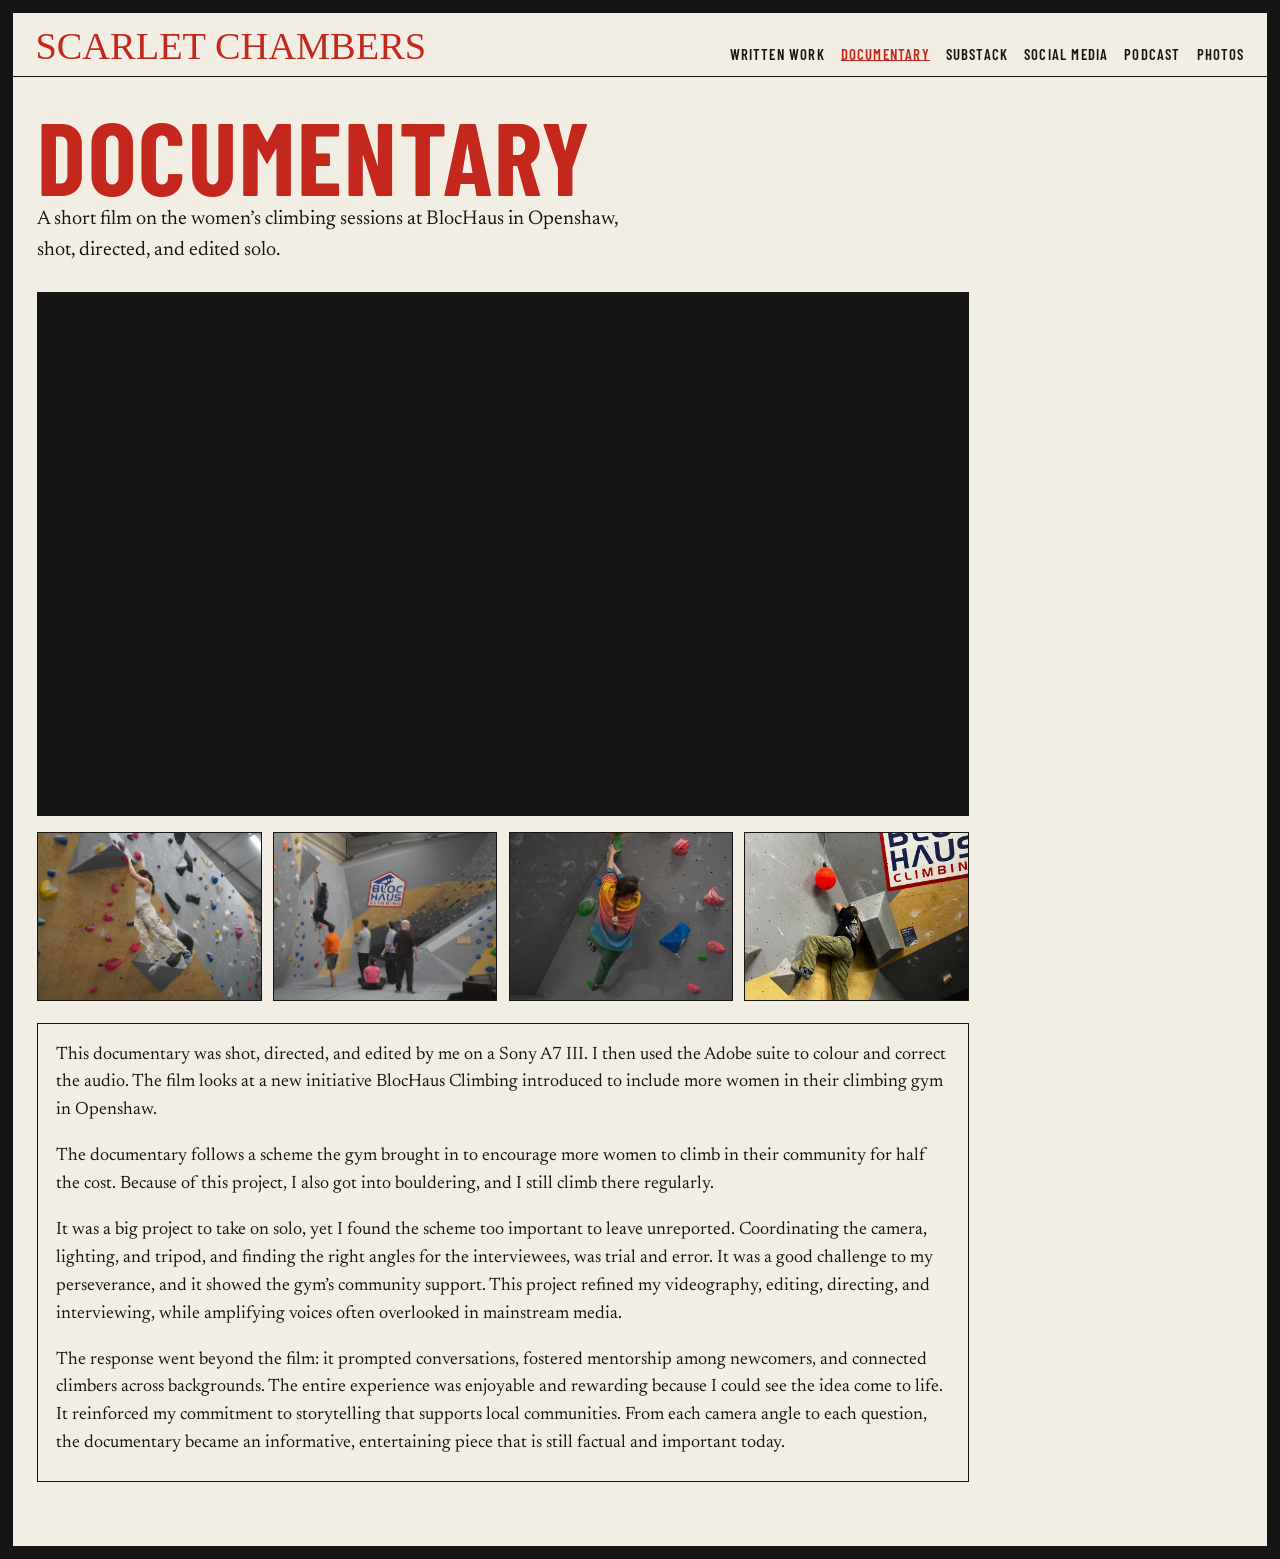
<file: documentary.html>
<!DOCTYPE html>
<html lang="en">
<head>
  <meta charset="utf-8">
  <meta name="viewport" content="width=device-width, initial-scale=1">
  <title>Documentary — Scarlet Chambers</title>
  <link rel="preconnect" href="https://fonts.googleapis.com">
  <link rel="preconnect" href="https://fonts.gstatic.com" crossorigin>
  <link href="https://fonts.googleapis.com/css2?family=Barlow+Condensed:wght@600;700&family=Newsreader:opsz,wght@6..72,400;6..72,560&display=swap" rel="stylesheet">
  <link rel="stylesheet" href="css/styles.css">
</head>
<body>
  <div class="frame">
    <header class="site-header">
      <a class="brand" href="index.html">Scarlet Chambers</a>
      <nav class="nav" aria-label="Work">
        <a href="written-work.html">Written Work</a>
        <a href="documentary.html" aria-current="page">Documentary</a>
        <a href="substack.html">Substack</a>
        <a href="social-media.html">Social Media</a>
        <a href="podcast.html">Podcast</a>
        <a href="photos.html">Photos</a>
      </nav>
    </header>

    <main class="page">
      <h1>Documentary</h1>
      <p class="standfirst">A short film on the women’s climbing sessions at BlocHaus in Openshaw, shot, directed, and edited solo.</p>

      <div class="film-slot" id="film" data-title="BlocHaus documentary">
        <p class="slot-label">Film</p>
      </div>

      <ul class="stills">
        <li class="still" data-image="assets/still-1.jpg"><span class="slot-label">Still 01</span></li>
        <li class="still" data-image="assets/still-2.jpg"><span class="slot-label">Still 02</span></li>
        <li class="still" data-image="assets/still-3.jpg"><span class="slot-label">Still 03</span></li>
        <li class="still" data-image="assets/still-4.jpg"><span class="slot-label">Still 04</span></li>
      </ul>

      <div class="note">
        <p>This documentary was shot, directed, and edited by me on a Sony A7 III. I then used the Adobe suite to colour and correct the audio. The film looks at a new initiative BlocHaus Climbing introduced to include more women in their climbing gym in Openshaw.</p>
        <p>The documentary follows a scheme the gym brought in to encourage more women to climb in their community for half the cost. Because of this project, I also got into bouldering, and I still climb there regularly.</p>
        <p>It was a big project to take on solo, yet I found the scheme too important to leave unreported. Coordinating the camera, lighting, and tripod, and finding the right angles for the interviewees, was trial and error. It was a good challenge to my perseverance, and it showed the gym’s community support. This project refined my videography, editing, directing, and interviewing, while amplifying voices often overlooked in mainstream media.</p>
        <p>The response went beyond the film: it prompted conversations, fostered mentorship among newcomers, and connected climbers across backgrounds. The entire experience was enjoyable and rewarding because I could see the idea come to life. It reinforced my commitment to storytelling that supports local communities. From each camera angle to each question, the documentary became an informative, entertaining piece that is still factual and important today.</p>
      </div>
    </main>
  </div>
  <script src="js/content.js"></script>
  <script src="js/main.js"></script>
</body>
</html>
</file>
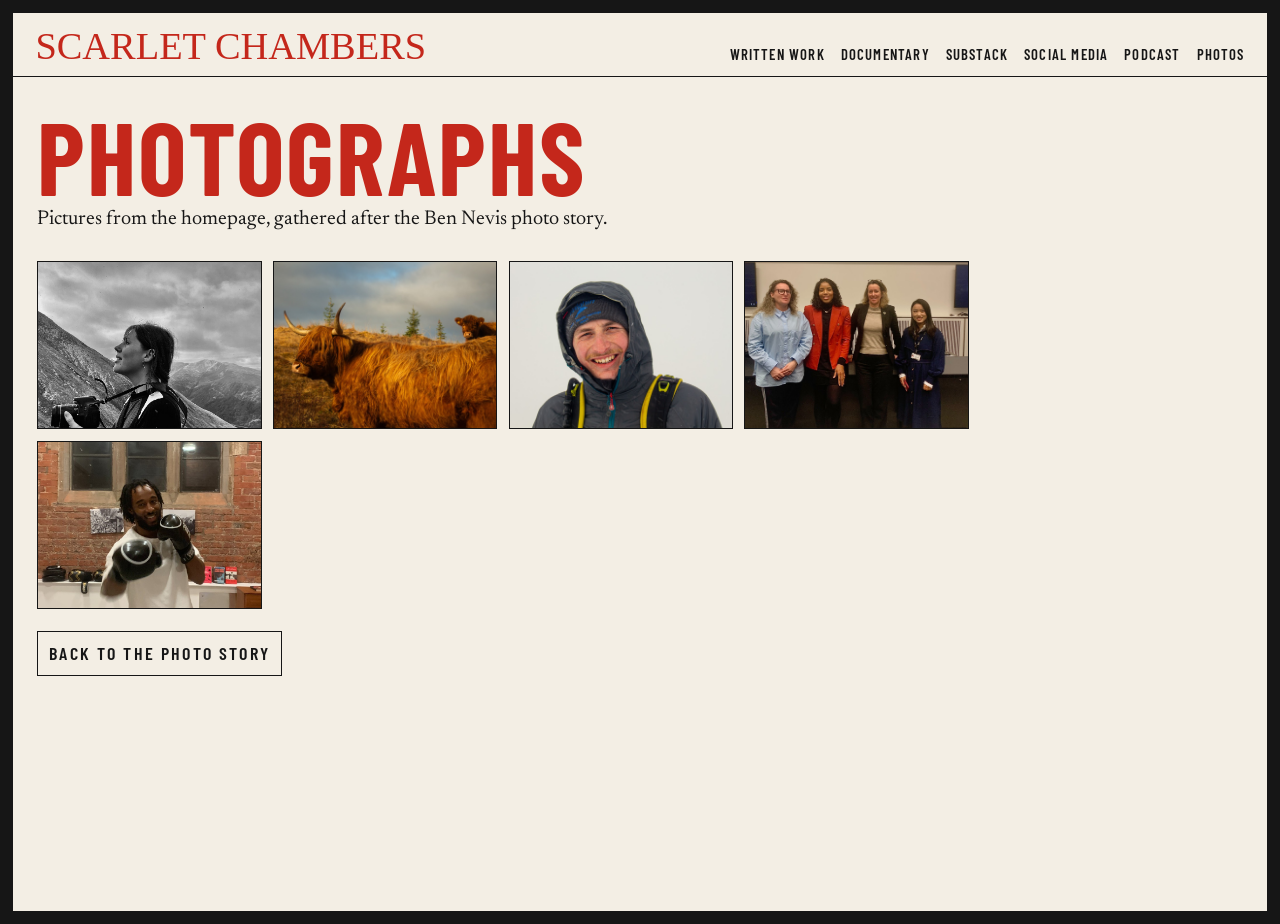
<file: photos-stills.html>
<!DOCTYPE html>
<html lang="en">
<head>
  <meta charset="utf-8">
  <meta name="viewport" content="width=device-width, initial-scale=1">
  <title>More photographs — Scarlet Chambers</title>
  <link rel="preconnect" href="https://fonts.googleapis.com">
  <link rel="preconnect" href="https://fonts.gstatic.com" crossorigin>
  <link href="https://fonts.googleapis.com/css2?family=Barlow+Condensed:wght@600;700&family=Newsreader:opsz,wght@6..72,400;6..72,560&display=swap" rel="stylesheet">
  <link rel="stylesheet" href="css/styles.css">
</head>
<body>
  <div class="frame">
    <header class="site-header">
      <a class="brand" href="index.html">Scarlet Chambers</a>
      <nav class="nav" aria-label="Work">
        <a href="written-work.html">Written Work</a>
        <a href="documentary.html">Documentary</a>
        <a href="substack.html">Substack</a>
        <a href="social-media.html">Social Media</a>
        <a href="podcast.html">Podcast</a>
        <a href="photos.html">Photos</a>
      </nav>
    </header>

    <main class="page">
      <h1>Photographs</h1>
      <p class="standfirst">Pictures from the homepage, gathered after the Ben Nevis photo story.</p>
      <ul class="stills gallery">
        <li class="still" data-image="assets/photos.jpg"><span class="slot-label">Summit</span></li>
        <li class="still" data-image="assets/photo-2.jpg"><span class="slot-label">Highland cattle</span></li>
        <li class="still" data-image="assets/photo-3.jpg"><span class="slot-label">Portrait</span></li>
        <li class="still" data-image="assets/photo-4.jpg"><span class="slot-label">Panel</span></li>
        <li class="still" data-image="assets/photo-5.jpg"><span class="slot-label">Training</span></li>
      </ul>
      <p><a class="more-link" href="photos.html">Back to the photo story</a></p>
    </main>
  </div>
  <script src="js/main.js"></script>
</body>
</html>
</file>
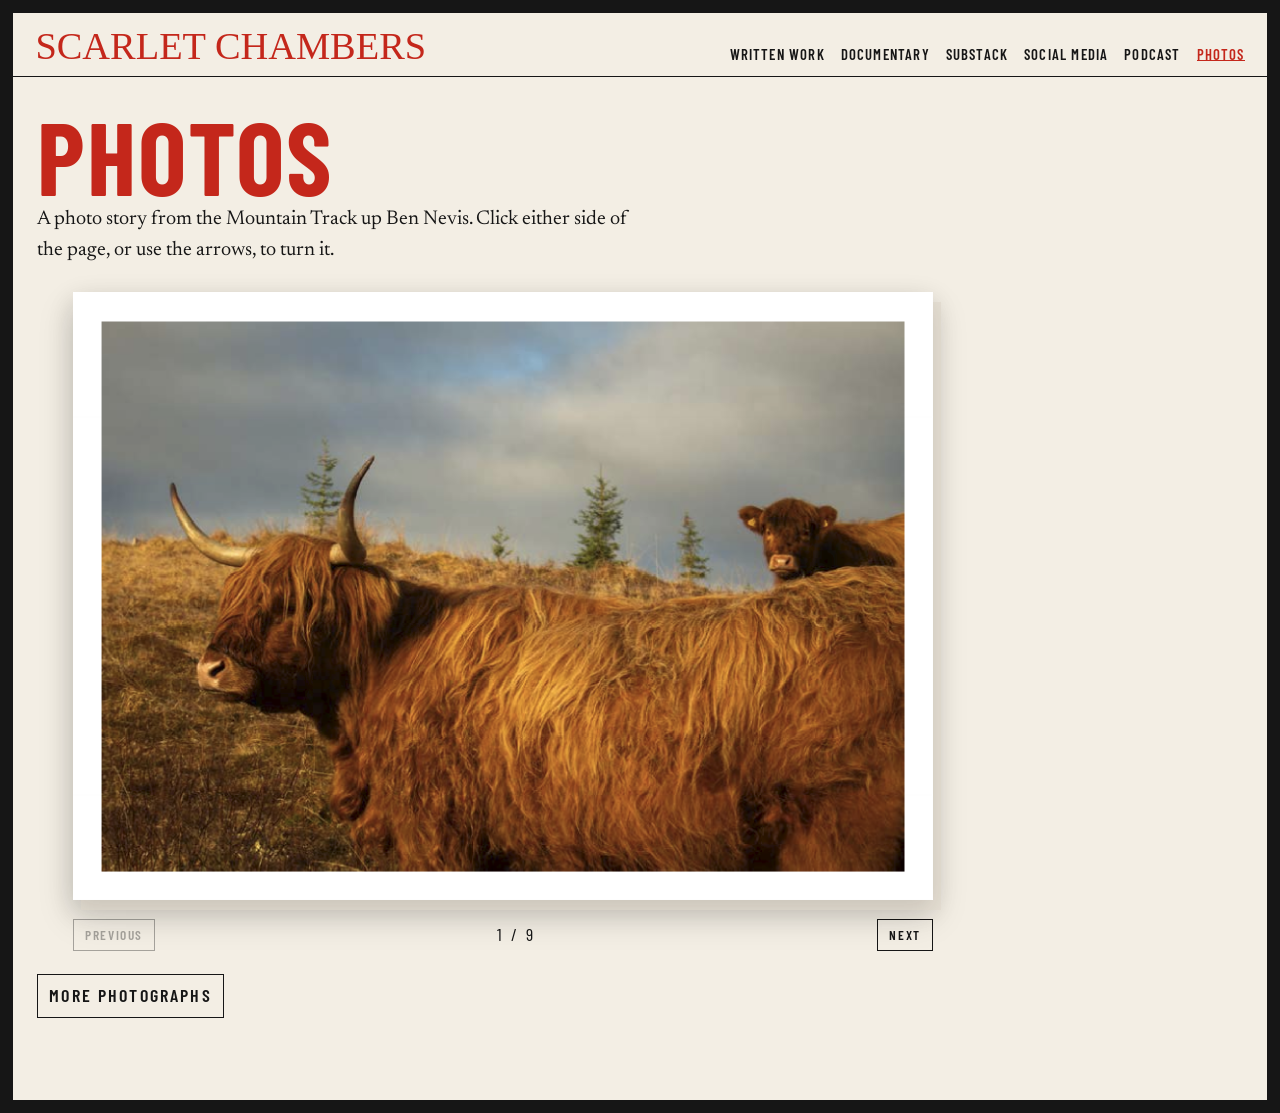
<file: photos.html>
<!DOCTYPE html>
<html lang="en">
<head>
  <meta charset="utf-8">
  <meta name="viewport" content="width=device-width, initial-scale=1">
  <title>Photos — Scarlet Chambers</title>
  <link rel="preconnect" href="https://fonts.googleapis.com">
  <link rel="preconnect" href="https://fonts.gstatic.com" crossorigin>
  <link href="https://fonts.googleapis.com/css2?family=Barlow+Condensed:wght@600;700&family=Newsreader:opsz,wght@6..72,400;6..72,560&display=swap" rel="stylesheet">
  <link rel="stylesheet" href="css/styles.css">
</head>
<body>
  <div class="frame">
    <header class="site-header">
      <a class="brand" href="index.html">Scarlet Chambers</a>
      <nav class="nav" aria-label="Work">
        <a href="written-work.html">Written Work</a>
        <a href="documentary.html">Documentary</a>
        <a href="substack.html">Substack</a>
        <a href="social-media.html">Social Media</a>
        <a href="podcast.html">Podcast</a>
        <a href="photos.html" aria-current="page">Photos</a>
      </nav>
    </header>

    <main class="page">
      <h1>Photos</h1>
      <p class="standfirst">A photo story from the Mountain Track up Ben Nevis. Click either side of the page, or use the arrows, to turn it.</p>

      <div class="book" data-magazine="9" data-base="assets/story/page-">
        <img class="leaf-under" alt="">
        <div class="leaf">
          <img class="leaf-front" alt="">
          <img class="leaf-back" alt="">
        </div>
      </div>

      <div class="page-controls">
        <button type="button" data-page="prev">Previous</button>
        <p class="folio" data-folio>1 / 9</p>
        <button type="button" data-page="next">Next</button>
      </div>

      <p><a class="more-link" href="photos-stills.html">More photographs</a></p>
    </main>
  </div>
  <script src="js/main.js"></script>
</body>
</html>
</file>
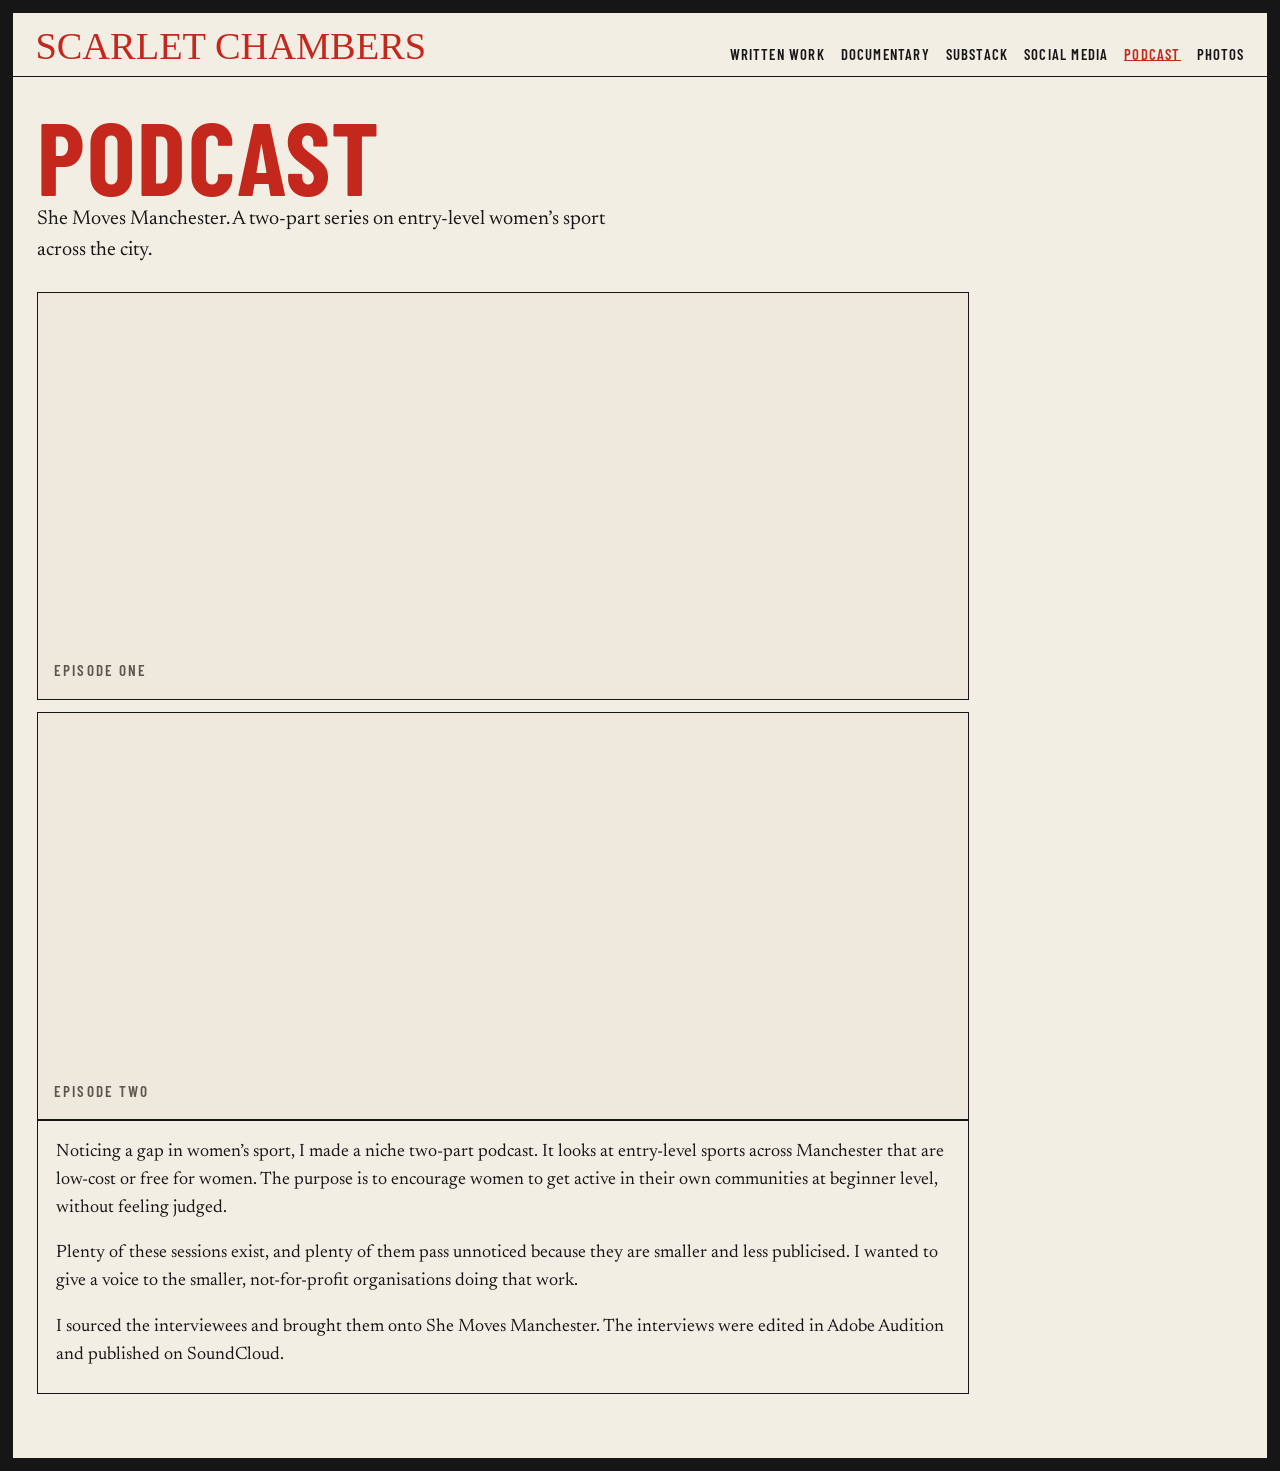
<file: podcast.html>
<!DOCTYPE html>
<html lang="en">
<head>
  <meta charset="utf-8">
  <meta name="viewport" content="width=device-width, initial-scale=1">
  <title>Podcast — Scarlet Chambers</title>
  <link rel="preconnect" href="https://fonts.googleapis.com">
  <link rel="preconnect" href="https://fonts.gstatic.com" crossorigin>
  <link href="https://fonts.googleapis.com/css2?family=Barlow+Condensed:wght@600;700&family=Newsreader:opsz,wght@6..72,400;6..72,560&display=swap" rel="stylesheet">
  <link rel="stylesheet" href="css/styles.css">
</head>
<body>
  <div class="frame">
    <header class="site-header">
      <a class="brand" href="index.html">Scarlet Chambers</a>
      <nav class="nav" aria-label="Work">
        <a href="written-work.html">Written Work</a>
        <a href="documentary.html">Documentary</a>
        <a href="substack.html">Substack</a>
        <a href="social-media.html">Social Media</a>
        <a href="podcast.html" aria-current="page">Podcast</a>
        <a href="photos.html">Photos</a>
      </nav>
    </header>

    <main class="page">
      <h1>Podcast</h1>
      <p class="standfirst">She Moves Manchester. A two-part series on entry-level women’s sport across the city.</p>
      <div class="episodes">
        <div class="episode" data-episode="0" data-title="She Moves Manchester, episode one">
          <p class="slot-label">Episode one</p>
        </div>
        <div class="episode" data-episode="1" data-title="She Moves Manchester, episode two">
          <p class="slot-label">Episode two</p>
        </div>
      </div>
      <div class="note">
        <p>Noticing a gap in women’s sport, I made a niche two-part podcast. It looks at entry-level sports across Manchester that are low-cost or free for women. The purpose is to encourage women to get active in their own communities at beginner level, without feeling judged.</p>
        <p>Plenty of these sessions exist, and plenty of them pass unnoticed because they are smaller and less publicised. I wanted to give a voice to the smaller, not-for-profit organisations doing that work.</p>
        <p>I sourced the interviewees and brought them onto She Moves Manchester. The interviews were edited in Adobe Audition and published on SoundCloud.</p>
      </div>
    </main>
  </div>
  <script src="js/content.js"></script>
  <script src="js/main.js"></script>
</body>
</html>
</file>
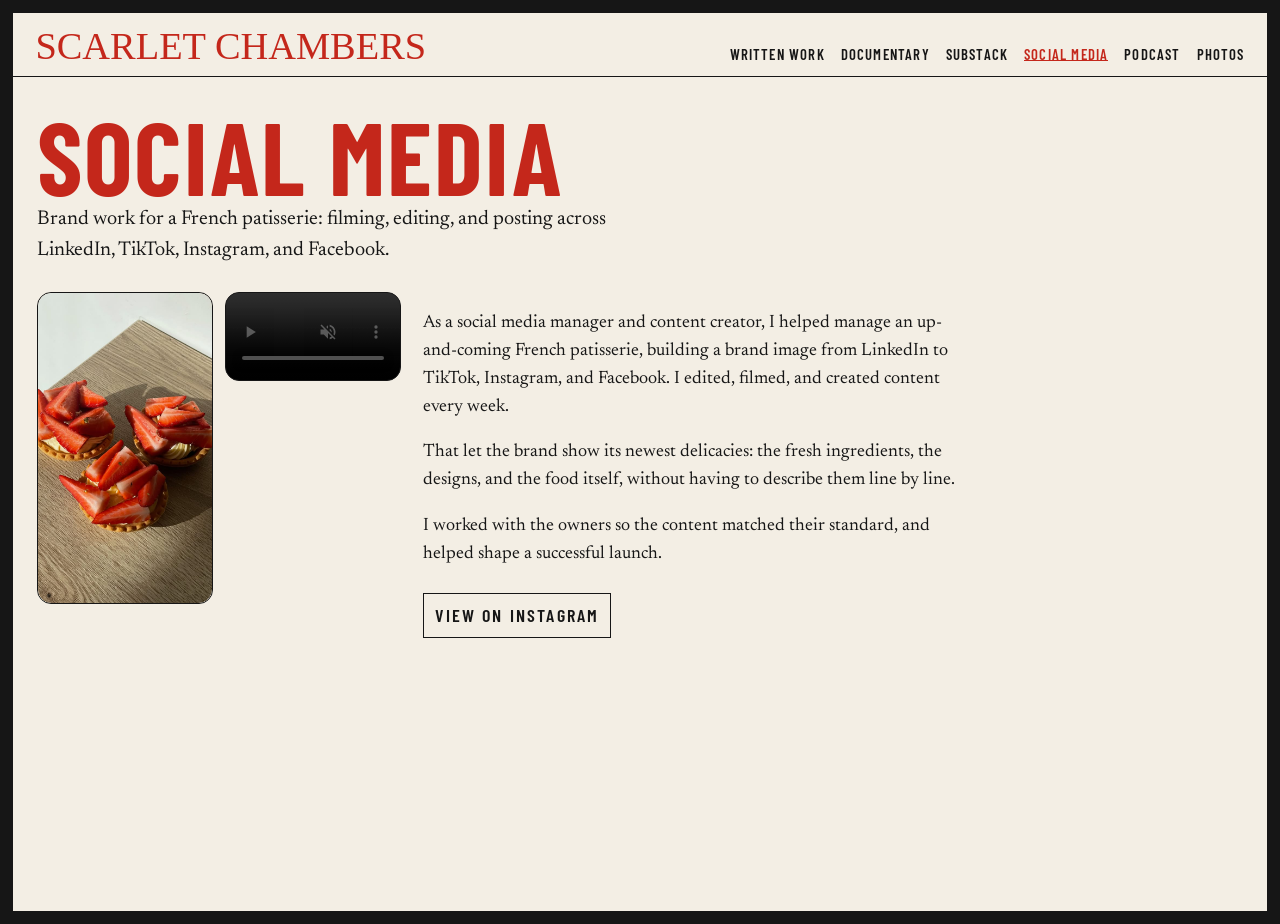
<file: social-media.html>
<!DOCTYPE html>
<html lang="en">
<head>
  <meta charset="utf-8">
  <meta name="viewport" content="width=device-width, initial-scale=1">
  <title>Social Media — Scarlet Chambers</title>
  <link rel="preconnect" href="https://fonts.googleapis.com">
  <link rel="preconnect" href="https://fonts.gstatic.com" crossorigin>
  <link href="https://fonts.googleapis.com/css2?family=Barlow+Condensed:wght@600;700&family=Newsreader:opsz,wght@6..72,400;6..72,560&display=swap" rel="stylesheet">
  <link rel="stylesheet" href="css/styles.css">
</head>
<body>
  <div class="frame">
    <header class="site-header">
      <a class="brand" href="index.html">Scarlet Chambers</a>
      <nav class="nav" aria-label="Work">
        <a href="written-work.html">Written Work</a>
        <a href="documentary.html">Documentary</a>
        <a href="substack.html">Substack</a>
        <a href="social-media.html" aria-current="page">Social Media</a>
        <a href="podcast.html">Podcast</a>
        <a href="photos.html">Photos</a>
      </nav>
    </header>

    <main class="page">
      <h1>Social Media</h1>
      <p class="standfirst">Brand work for a French patisserie: filming, editing, and posting across LinkedIn, TikTok, Instagram, and Facebook.</p>
      <div class="split">
        <div class="social-pair">
          <a class="social-visual" href="https://www.instagram.com/p/DWJH5BwDBHG/?hl=en" target="_blank" rel="noopener noreferrer">
            <img src="assets/instagram.jpg" alt="Strawberry tarts from Grué Pâtisserie. Opens the Instagram post.">
          </a>
          <video class="social-clip" src="assets/social.mov" muted loop playsinline autoplay controls></video>
        </div>
        <div>
          <p>As a social media manager and content creator, I helped manage an up-and-coming French patisserie, building a brand image from LinkedIn to TikTok, Instagram, and Facebook. I edited, filmed, and created content every week.</p>
          <p>That let the brand show its newest delicacies: the fresh ingredients, the designs, and the food itself, without having to describe them line by line.</p>
          <p>I worked with the owners so the content matched their standard, and helped shape a successful launch.</p>
          <p><a class="action" href="https://www.instagram.com/p/DWJH5BwDBHG/?hl=en" target="_blank" rel="noopener noreferrer">View on Instagram</a></p>
        </div>
      </div>
    </main>
  </div>
  <script src="js/main.js"></script>
</body>
</html>
</file>
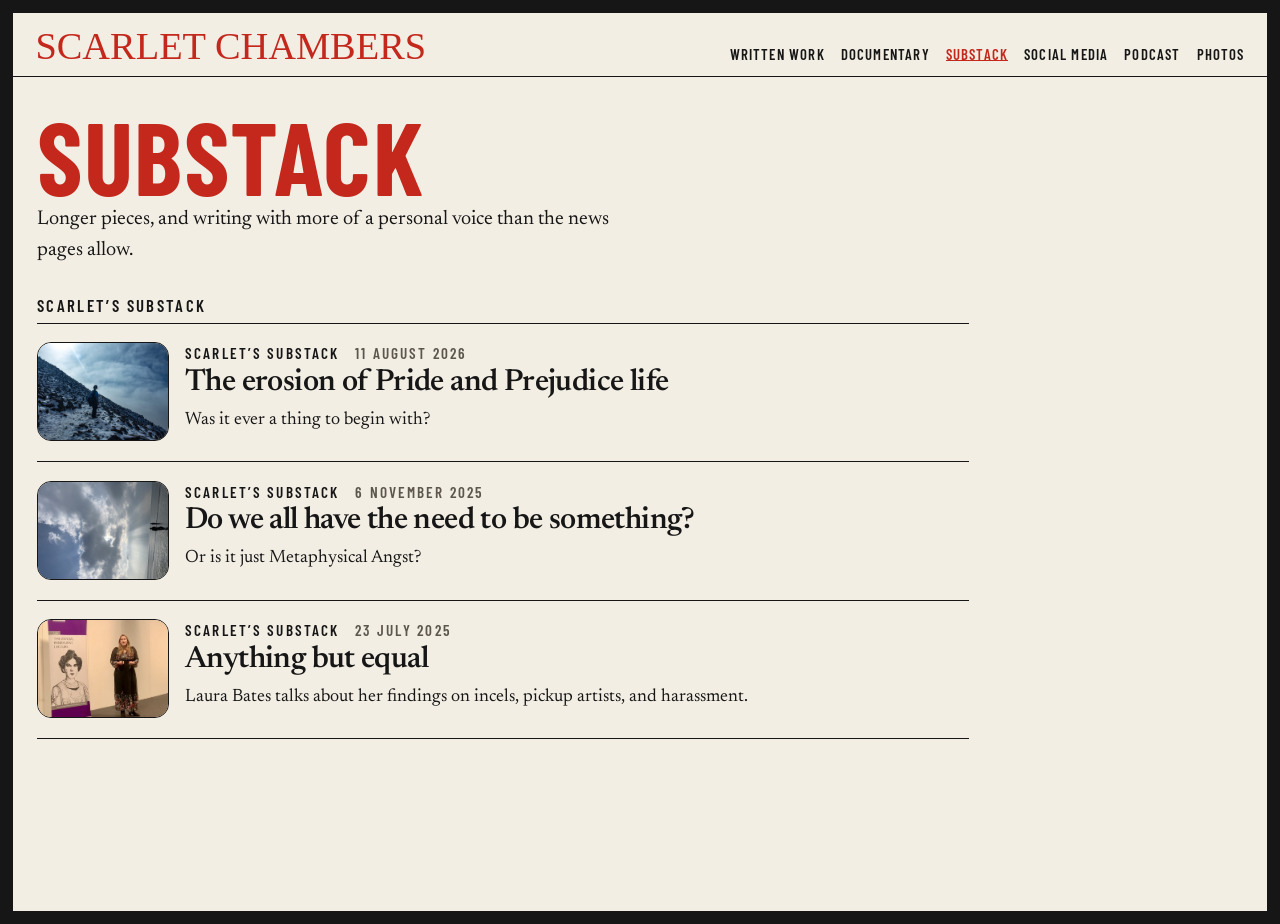
<file: substack.html>
<!DOCTYPE html>
<html lang="en">
<head>
  <meta charset="utf-8">
  <meta name="viewport" content="width=device-width, initial-scale=1">
  <title>Substack — Scarlet Chambers</title>
  <link rel="preconnect" href="https://fonts.googleapis.com">
  <link rel="preconnect" href="https://fonts.gstatic.com" crossorigin>
  <link href="https://fonts.googleapis.com/css2?family=Barlow+Condensed:wght@600;700&family=Newsreader:opsz,wght@6..72,400;6..72,560&display=swap" rel="stylesheet">
  <link rel="stylesheet" href="css/styles.css">
</head>
<body>
  <div class="frame">
    <header class="site-header">
      <a class="brand" href="index.html">Scarlet Chambers</a>
      <nav class="nav" aria-label="Work">
        <a href="written-work.html">Written Work</a>
        <a href="documentary.html">Documentary</a>
        <a href="substack.html" aria-current="page">Substack</a>
        <a href="social-media.html">Social Media</a>
        <a href="podcast.html">Podcast</a>
        <a href="photos.html">Photos</a>
      </nav>
    </header>

    <main class="page">
      <h1>Substack</h1>
      <p class="standfirst">Longer pieces, and writing with more of a personal voice than the news pages allow.</p>
      <ul class="platforms">
        <li><a href="https://substack.com/@rainydaysahead">Scarlet’s Substack</a></li>
      </ul>

      <article class="piece piece--photo">
        <a href="https://secretchambers.substack.com/p/the-erosion-of-pride-and-prejudice"><img class="piece-photo" src="assets/substack/pride.jpg" alt="A person with a backpack standing on a snowy mountain path"></a>
        <div>
          <p class="meta"><a href="https://substack.com/@rainydaysahead">Scarlet’s Substack</a><time datetime="2026-08-11">11 August 2026</time></p>
          <h2><a href="https://secretchambers.substack.com/p/the-erosion-of-pride-and-prejudice">The erosion of Pride and Prejudice life</a></h2>
          <p>Was it ever a thing to begin with?</p>
        </div>
      </article>

      <article class="piece piece--photo">
        <a href="https://secretchambers.substack.com/p/do-we-all-have-the-need-to-be-something"><img class="piece-photo" src="assets/substack/need.jpg" alt="Two figures on a wet beach under a bright, cloudy sky"></a>
        <div>
          <p class="meta"><a href="https://substack.com/@rainydaysahead">Scarlet’s Substack</a><time datetime="2025-11-06">6 November 2025</time></p>
          <h2><a href="https://secretchambers.substack.com/p/do-we-all-have-the-need-to-be-something">Do we all have the need to be something?</a></h2>
          <p>Or is it just Metaphysical Angst?</p>
        </div>
      </article>

      <article class="piece piece--photo">
        <a href="https://secretchambers.substack.com/p/anything-but-equal"><img class="piece-photo" src="assets/substack/equal.jpg" alt="Laura Bates speaking beside a banner for the Annual Pankhurst Lecture"></a>
        <div>
          <p class="meta"><a href="https://substack.com/@rainydaysahead">Scarlet’s Substack</a><time datetime="2025-07-23">23 July 2025</time></p>
          <h2><a href="https://secretchambers.substack.com/p/anything-but-equal">Anything but equal</a></h2>
          <p>Laura Bates talks about her findings on incels, pickup artists, and harassment.</p>
        </div>
      </article>
    </main>
  </div>
  <script src="js/main.js"></script>
</body>
</html>
</file>
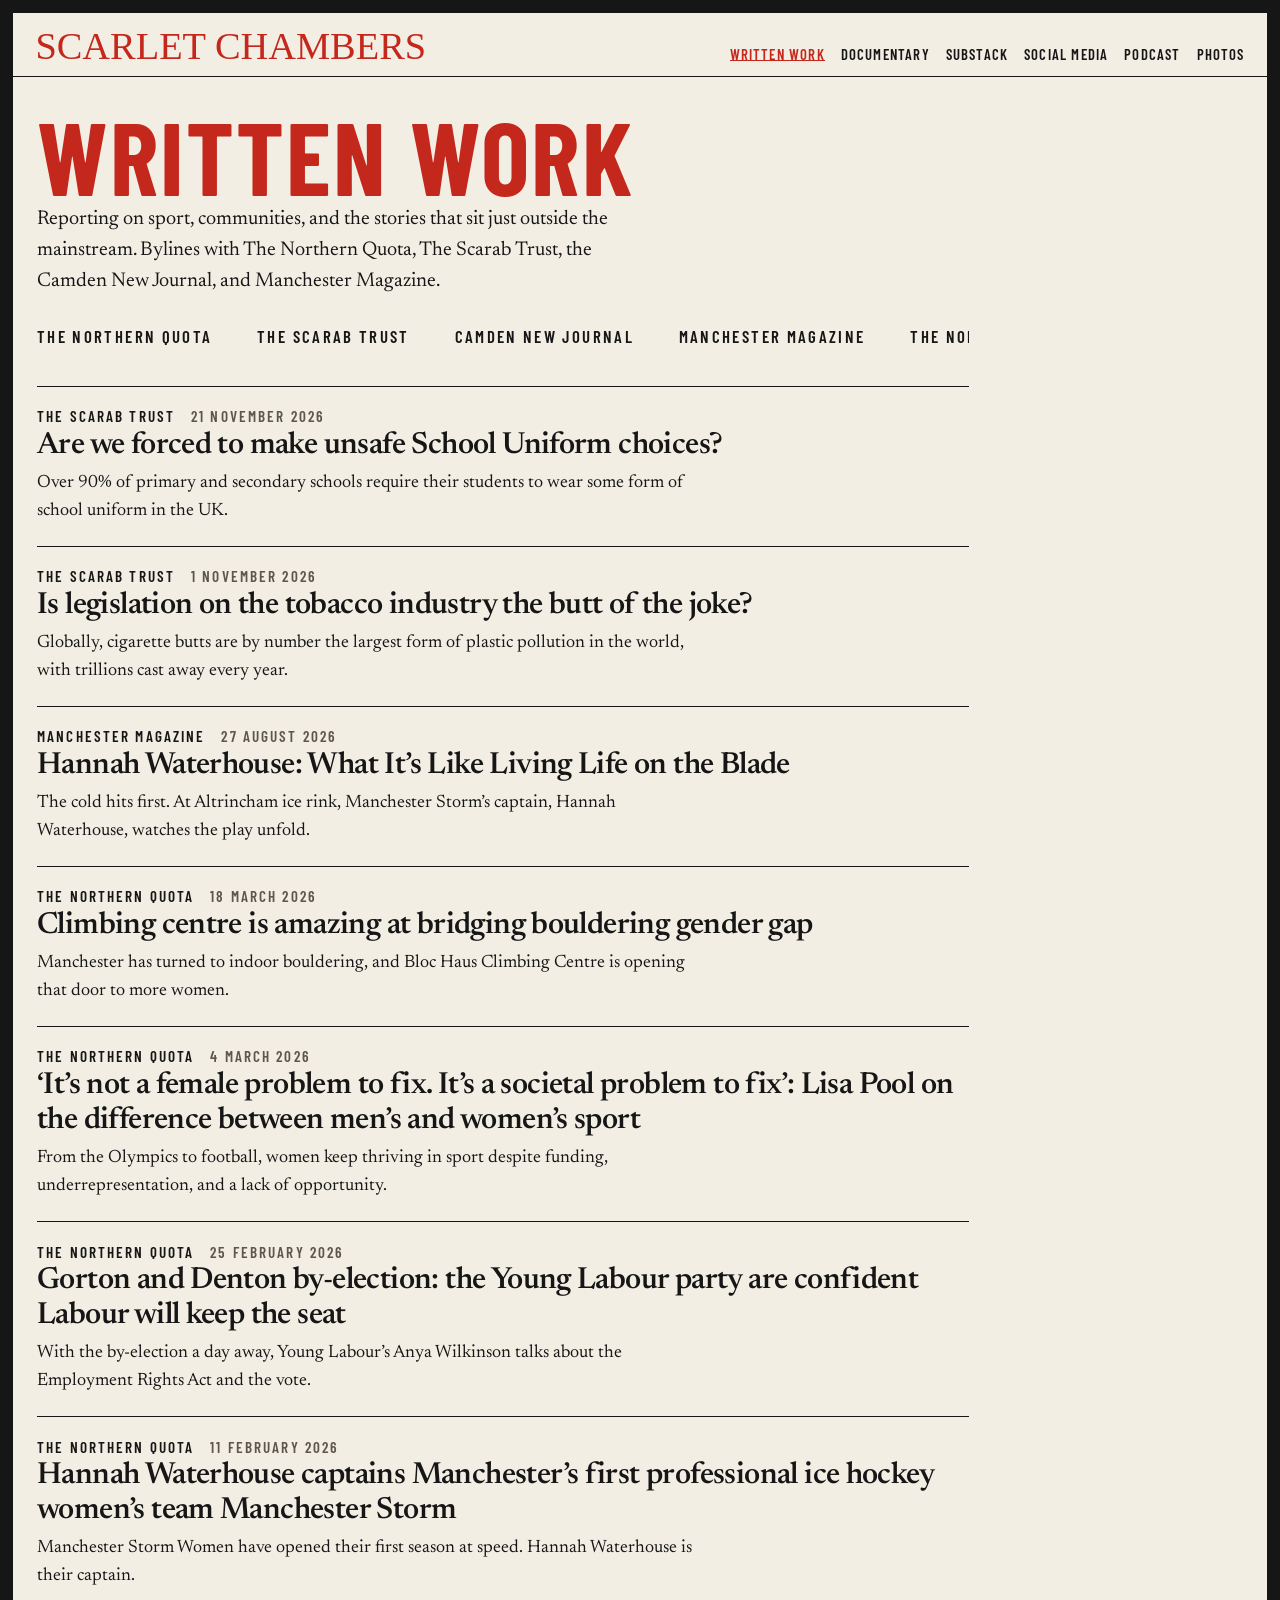
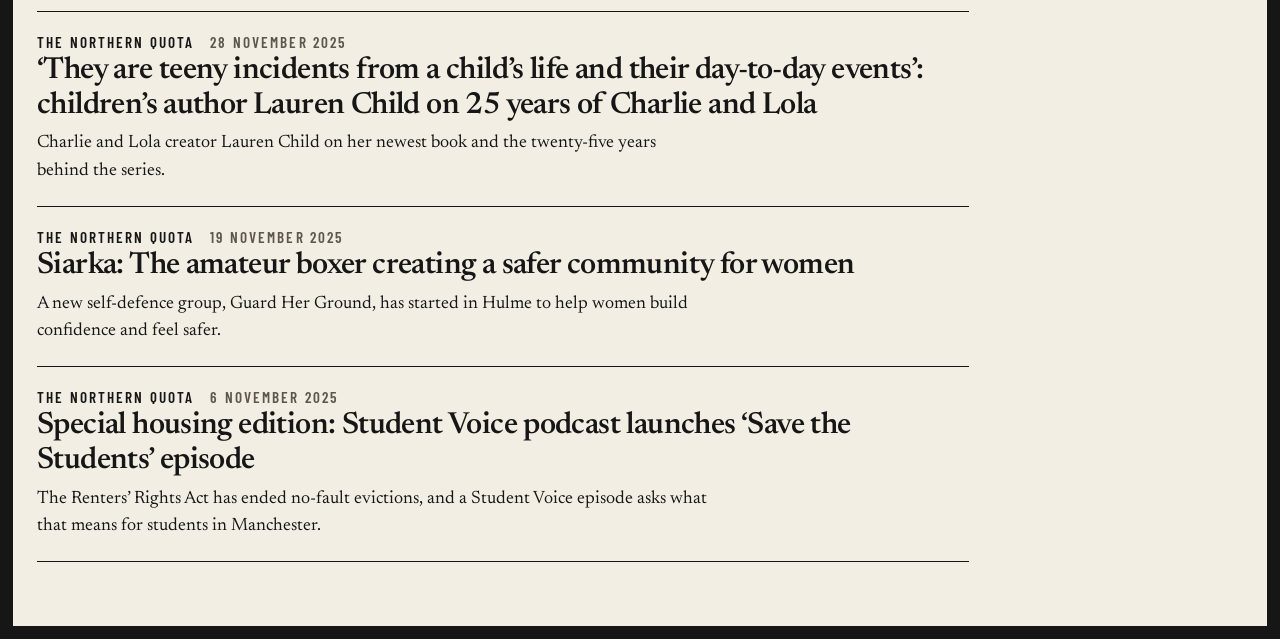
<file: written-work.html>
<!DOCTYPE html>
<html lang="en">
<head>
  <meta charset="utf-8">
  <meta name="viewport" content="width=device-width, initial-scale=1">
  <title>Written Work — Scarlet Chambers</title>
  <link rel="preconnect" href="https://fonts.googleapis.com">
  <link rel="preconnect" href="https://fonts.gstatic.com" crossorigin>
  <link href="https://fonts.googleapis.com/css2?family=Barlow+Condensed:wght@600;700&family=Newsreader:opsz,wght@6..72,400;6..72,560&display=swap" rel="stylesheet">
  <link rel="stylesheet" href="css/styles.css">
</head>
<body>
  <div class="frame">
    <header class="site-header">
      <a class="brand" href="index.html">Scarlet Chambers</a>
      <nav class="nav" aria-label="Work">
        <a href="written-work.html" aria-current="page">Written Work</a>
        <a href="documentary.html">Documentary</a>
        <a href="substack.html">Substack</a>
        <a href="social-media.html">Social Media</a>
        <a href="podcast.html">Podcast</a>
        <a href="photos.html">Photos</a>
      </nav>
    </header>

    <main class="page">
      <h1>Written Work</h1>
      <p class="standfirst">Reporting on sport, communities, and the stories that sit just outside the mainstream. Bylines with The Northern Quota, The Scarab Trust, the Camden New Journal, and Manchester Magazine.</p>
      <div class="platform-belt">
        <div class="platform-track">
          <ul class="platforms">
            <li><a href="https://thenorthernquota.org/">The Northern Quota</a></li>
            <li><a href="https://www.scarabtrust.org.uk/">The Scarab Trust</a></li>
            <li><a href="https://www.camdennewjournal.co.uk/">Camden New Journal</a></li>
            <li><a href="https://manchestermagazine.co.uk/">Manchester Magazine</a></li>
          </ul>
          <ul class="platforms" aria-hidden="true">
            <li><a href="https://thenorthernquota.org/" tabindex="-1">The Northern Quota</a></li>
            <li><a href="https://www.scarabtrust.org.uk/" tabindex="-1">The Scarab Trust</a></li>
            <li><a href="https://www.camdennewjournal.co.uk/" tabindex="-1">Camden New Journal</a></li>
            <li><a href="https://manchestermagazine.co.uk/" tabindex="-1">Manchester Magazine</a></li>
          </ul>
        </div>
      </div>

      <article class="piece">
        <p class="meta"><a href="https://www.scarabtrust.org.uk/">The Scarab Trust</a><time datetime="2026-11-21">21 November 2026</time></p>
        <h2><a href="https://www.scarabtrust.org.uk/post/are-we-forced-to-make-unsafe-school-uniform-choices">Are we forced to make unsafe School Uniform choices?</a></h2>
        <p>Over 90% of primary and secondary schools require their students to wear some form of school uniform in the UK.</p>
      </article>

      <article class="piece">
        <p class="meta"><a href="https://www.scarabtrust.org.uk/">The Scarab Trust</a><time datetime="2026-11-01">1 November 2026</time></p>
        <h2><a href="https://www.scarabtrust.org.uk/post/is-legislation-on-the-tobacco-industry-the-butt-of-the-joke">Is legislation on the tobacco industry the butt of the joke?</a></h2>
        <p>Globally, cigarette butts are by number the largest form of plastic pollution in the world, with trillions cast away every year.</p>
      </article>

      <article class="piece">
        <p class="meta"><a href="https://manchestermagazine.co.uk/">Manchester Magazine</a><time datetime="2026-08-27">27 August 2026</time></p>
        <h2><a href="https://manchestermagazine.co.uk/hannah-waterhouse-what-its-like-living-life-on-the-blade">Hannah Waterhouse: What It’s Like Living Life on the Blade</a></h2>
        <p>The cold hits first. At Altrincham ice rink, Manchester Storm’s captain, Hannah Waterhouse, watches the play unfold.</p>
      </article>

      <article class="piece">
        <p class="meta"><a href="https://thenorthernquota.org/">The Northern Quota</a><time datetime="2026-03-18">18 March 2026</time></p>
        <h2><a href="https://satellite.mmu.ac.uk/northernquota-old/bloc-haus-climbing-centre-bridges-bouldering-gap/">Climbing centre is amazing at bridging bouldering gender gap</a></h2>
        <p>Manchester has turned to indoor bouldering, and Bloc Haus Climbing Centre is opening that door to more women.</p>
      </article>

      <article class="piece">
        <p class="meta"><a href="https://thenorthernquota.org/">The Northern Quota</a><time datetime="2026-03-04">4 March 2026</time></p>
        <h2><a href="https://thenorthernquota.org/">‘It’s not a female problem to fix. It’s a societal problem to fix’: Lisa Pool on the difference between men’s and women’s sport</a></h2>
        <p>From the Olympics to football, women keep thriving in sport despite funding, underrepresentation, and a lack of opportunity.</p>
      </article>

      <article class="piece">
        <p class="meta"><a href="https://thenorthernquota.org/">The Northern Quota</a><time datetime="2026-02-25">25 February 2026</time></p>
        <h2><a href="https://thenorthernquota.org/">Gorton and Denton by-election: the Young Labour party are confident Labour will keep the seat</a></h2>
        <p>With the by-election a day away, Young Labour’s Anya Wilkinson talks about the Employment Rights Act and the vote.</p>
      </article>

      <article class="piece">
        <p class="meta"><a href="https://thenorthernquota.org/">The Northern Quota</a><time datetime="2026-02-11">11 February 2026</time></p>
        <h2><a href="https://thenorthernquota.org/">Hannah Waterhouse captains Manchester’s first professional ice hockey women’s team Manchester Storm</a></h2>
        <p>Manchester Storm Women have opened their first season at speed. Hannah Waterhouse is their captain.</p>
      </article>

      <article class="piece">
        <p class="meta"><a href="https://thenorthernquota.org/">The Northern Quota</a><time datetime="2025-11-28">28 November 2025</time></p>
        <h2><a href="https://thenorthernquota.org/">‘They are teeny incidents from a child’s life and their day-to-day events’: children’s author Lauren Child on 25 years of Charlie and Lola</a></h2>
        <p>Charlie and Lola creator Lauren Child on her newest book and the twenty-five years behind the series.</p>
      </article>

      <article class="piece">
        <p class="meta"><a href="https://thenorthernquota.org/">The Northern Quota</a><time datetime="2025-11-19">19 November 2025</time></p>
        <h2><a href="https://thenorthernquota.org/">Siarka: The amateur boxer creating a safer community for women</a></h2>
        <p>A new self-defence group, Guard Her Ground, has started in Hulme to help women build confidence and feel safer.</p>
      </article>

      <article class="piece">
        <p class="meta"><a href="https://thenorthernquota.org/">The Northern Quota</a><time datetime="2025-11-06">6 November 2025</time></p>
        <h2><a href="https://satellite.mmu.ac.uk/northernquota-old/special-housing-edition-student-voice-podcast-launches-save-the-students-episode/">Special housing edition: Student Voice podcast launches ‘Save the Students’ episode</a></h2>
        <p>The Renters’ Rights Act has ended no-fault evictions, and a Student Voice episode asks what that means for students in Manchester.</p>
      </article>
    </main>
  </div>
  <script src="js/main.js"></script>
</body>
</html>
</file>
<file: css/styles.css>
@font-face {
  font-family: "Shadow of Xizor";
  src: url("../fonts/shadow-of-xizor.woff") format("woff");
  font-weight: 400;
  font-style: normal;
  font-display: swap;
}

:root {
  --paper: #f3eee4;
  --paper-deep: #efe8dc;
  --ink: #161616;
  --red: #c4271b;
  --muted: #5c564e;
  --frame: 12px;
  --serif: "Newsreader", "Iowan Old Style", "Palatino Linotype", Palatino, serif;
  --condensed: "Barlow Condensed", "Arial Narrow", Impact, sans-serif;
  --display: "Shadow of Xizor", "Times New Roman", serif;
}

*,
*::before,
*::after {
  box-sizing: border-box;
}

html {
  scroll-behavior: smooth;
}

body {
  margin: 0;
  background: var(--ink);
  color: var(--ink);
  font-family: var(--serif);
  font-size: 1.125rem;
  line-height: 1.55;
}

a {
  color: inherit;
}

a:hover {
  color: var(--red);
}

a:focus-visible {
  outline: 2px solid var(--red);
  outline-offset: 3px;
}

img {
  max-width: 100%;
  display: block;
}

.frame {
  min-height: 100vh;
  margin: var(--frame);
  background: var(--paper);
  border: 1px solid var(--ink);
}

.kicker,
.meta,
.nav a,
.slot-label,
.platforms a,
.index-number {
  font-family: var(--condensed);
  font-weight: 600;
  letter-spacing: 0.14em;
  text-transform: uppercase;
}

.site-header {
  display: flex;
  flex-wrap: wrap;
  justify-content: space-between;
  gap: 0.8rem 1.5rem;
  align-items: flex-end;
  padding: 1.1rem 1.4rem 0.9rem;
  border-bottom: 1px solid var(--ink);
}

.brand {
  font-family: var(--display);
  color: var(--red);
  text-decoration: none;
  font-size: clamp(1.7rem, 3vw, 2.6rem);
  line-height: 0.8;
  text-transform: uppercase;
}

.brand:hover {
  color: var(--red);
}

.nav {
  display: flex;
  flex-wrap: wrap;
  justify-content: flex-end;
  gap: 0.35rem 1rem;
}

.nav a {
  text-decoration: none;
  font-size: 0.92rem;
  letter-spacing: 0.08em;
  line-height: 1;
}

.nav a[aria-current="page"] {
  color: var(--red);
  box-shadow: inset 0 -1px 0 var(--red);
}

.page {
  padding: 2.2rem 1.5rem 4rem;
  max-width: 980px;
}

.page h1 {
  margin: 0 0 0.4rem;
  font-family: var(--condensed);
  font-weight: 700;
  font-size: clamp(3.4rem, 8vw, 6.4rem);
  letter-spacing: 0.02em;
  text-transform: uppercase;
  line-height: 0.84;
  color: var(--red);
}

.standfirst {
  max-width: 38rem;
  margin: 0 0 1.6rem;
  font-size: 1.25rem;
}

.rule {
  border: 0;
  border-top: 1px solid var(--ink);
  margin: 0 0 1.4rem;
}

.platform-belt {
  overflow: hidden;
  margin: 0 0 2rem;
}

.platform-track {
  display: flex;
  width: max-content;
  animation: belt 28s linear infinite;
}

.platform-belt:hover .platform-track,
.platform-belt:focus-within .platform-track {
  animation-play-state: paused;
}

.platforms {
  display: flex;
  flex-wrap: nowrap;
  margin: 0;
  padding: 0;
  list-style: none;
}

.platforms li {
  padding-right: 2.8rem;
}

.platforms a {
  text-decoration: none;
  font-size: 1.05rem;
  white-space: nowrap;
}

@keyframes belt {
  from { transform: translateX(0); }
  to { transform: translateX(-50%); }
}

@media (prefers-reduced-motion: reduce) {
  .platform-track {
    animation: none;
    flex-wrap: wrap;
    width: auto;
  }

  .platforms[aria-hidden="true"] {
    display: none;
  }
}

.piece {
  padding: 1.15rem 0 1.25rem;
  border-top: 1px solid var(--ink);
}

.piece:last-child {
  border-bottom: 1px solid var(--ink);
}

.meta {
  display: flex;
  flex-wrap: wrap;
  gap: 0.4rem 1rem;
  margin: 0 0 0.35rem;
  color: var(--muted);
  font-size: 0.95rem;
}

.meta a {
  color: var(--ink);
  text-decoration: none;
}

.piece h2 {
  margin: 0 0 0.4rem;
  font-family: var(--serif);
  font-weight: 560;
  font-size: clamp(1.45rem, 2.4vw, 1.9rem);
  line-height: 1.15;
  letter-spacing: -0.02em;
}

.piece h2 a {
  text-decoration: none;
}

.piece p {
  margin: 0;
  max-width: 42rem;
}

.piece--photo {
  display: grid;
  grid-template-columns: 132px 1fr;
  gap: 1rem;
  align-items: start;
}

.piece-photo {
  display: block;
  width: 100%;
  aspect-ratio: 4 / 3;
  object-fit: cover;
  border: 1px solid var(--ink);
  border-radius: 14px;
}

.film-slot,
.episode,
.still,
.social-visual,
.substack-panel {
  border: 1px solid var(--ink);
  background: var(--paper-deep) center / cover no-repeat;
}

.film-slot {
  aspect-ratio: 16 / 9;
  display: grid;
  place-items: center;
  margin: 0 0 1rem;
}

.film-slot.has-embed,
.episode.has-embed {
  display: block;
  padding: 0;
  background: var(--ink);
}

.episode.has-embed {
  aspect-ratio: auto;
  height: 380px;
  min-height: 380px;
}

.film-slot iframe,
.episode iframe {
  width: 100%;
  height: 100%;
  border: 0;
  display: block;
}

.episode {
  aspect-ratio: 16 / 7;
  min-height: 140px;
  display: grid;
  align-content: end;
  padding: 1rem;
}

.slot-label {
  margin: 0;
  font-size: 0.95rem;
  color: var(--muted);
}

.stills {
  display: grid;
  grid-template-columns: repeat(4, 1fr);
  gap: 0.7rem;
  margin: 0 0 1.4rem;
  padding: 0;
  list-style: none;
}

.still {
  aspect-ratio: 4 / 3;
  display: grid;
  align-content: end;
  padding: 0.55rem;
}

.still.has-image .slot-label {
  display: none;
}

.note {
  border: 1px solid var(--ink);
  padding: 1.1rem 1.15rem 0.3rem;
}

.note p {
  margin-top: 0;
}

.split {
  display: grid;
  grid-template-columns: minmax(180px, 0.8fr) 1.2fr;
  gap: 1.4rem;
  align-items: start;
}

.social-pair {
  display: grid;
  grid-template-columns: 1fr 1fr;
  gap: 0.7rem;
  align-items: start;
}

.social-visual {
  display: block;
  overflow: hidden;
  border-radius: 14px;
}

.social-visual img,
.social-clip {
  display: block;
  width: 100%;
  height: auto;
  border-radius: 14px;
}

.social-clip {
  border: 1px solid var(--ink);
  background: var(--ink);
}

.substack-panel {
  padding: 1.3rem 1.2rem;
  max-width: 40rem;
}

.substack-panel p {
  margin-top: 0;
}

.action {
  display: inline-block;
  margin-top: 0.4rem;
  padding: 0.45rem 0.7rem;
  border: 1px solid var(--ink);
  font-family: var(--condensed);
  font-weight: 600;
  letter-spacing: 0.12em;
  text-transform: uppercase;
  text-decoration: none;
}

.action.is-empty {
  color: var(--muted);
  cursor: default;
}

.action.is-empty:hover {
  color: var(--muted);
}

.episodes {
  display: grid;
  gap: 0.8rem;
  margin-top: 1rem;
}

.hero {
  position: relative;
  padding: 1.2rem 1rem 0.4rem;
  text-align: center;
}

.hero .kicker {
  position: relative;
  z-index: 3;
  margin: 0.4rem 0 0.15rem;
  font-size: 1rem;
}

.nameplate {
  position: relative;
  margin: 0 auto;
  max-width: 1200px;
}

.nameplate h1 {
  margin: 0;
  padding-top: 0.18em;
  color: var(--red);
  font-family: var(--display);
  font-weight: 400;
  font-size: clamp(4.4rem, 15vw, 12.5rem);
  line-height: 0.78;
  text-transform: uppercase;
}

.nameplate h1 span {
  display: block;
}

.nameplate h1 span.surname {
  position: relative;
  display: inline-block;
}

.hand {
  position: absolute;
  right: -0.38em;
  top: 0.24em;
  width: 0.72em;
  height: auto;
  z-index: 2;
  pointer-events: none;
}

.bio {
  max-width: 40rem;
  margin: 5rem auto 0;
  font-size: 1.15rem;
}

.work-index {
  display: grid;
  grid-template-columns: repeat(6, 1fr);
  gap: 0.7rem;
  max-width: 1080px;
  margin: 0 auto;
  padding: 1.1rem 1rem 1.2rem;
}

.work-card {
  position: relative;
  display: flex;
  flex-direction: column;
  justify-content: flex-end;
  min-height: 210px;
  padding: 0.7rem;
  border: 1px solid var(--ink);
  border-radius: 14px;
  background: var(--paper-deep) center / cover no-repeat;
  text-decoration: none;
  overflow: hidden;
}

.work-card.has-image::after {
  content: "";
  position: absolute;
  inset: 0;
  background: linear-gradient(to top, rgba(243, 238, 228, 0.92) 0%, rgba(243, 238, 228, 0.25) 34%, rgba(243, 238, 228, 0) 58%);
}

.work-card--podcast.has-image {
  background-size: 148%;
  background-position: center 42%;
}

.work-card--substack.has-image {
  background-size: 128%;
  background-position: center 28%;
}

.work-card--substack.has-image::before {
  content: "";
  position: absolute;
  inset: 0;
  background: rgba(16, 12, 8, 0.34);
  z-index: 0;
}

.card-video {
  position: absolute;
  inset: 0;
  width: 100%;
  height: 100%;
  object-fit: cover;
  opacity: 0;
  transition: opacity 0.45s ease;
  z-index: 0;
  pointer-events: none;
}

.work-card:hover .card-video,
.work-card:focus-visible .card-video {
  opacity: 1;
}

.shutter {
  position: absolute;
  inset: 0;
  z-index: 3;
  pointer-events: none;
}

.shutter span {
  position: absolute;
  left: 0;
  width: 100%;
  height: 50%;
  background: #111;
  transform: scaleY(0);
  transition: transform 55ms linear;
}

.shutter span:first-child {
  top: 0;
  transform-origin: top;
}

.shutter span:last-child {
  bottom: 0;
  transform-origin: bottom;
}

.work-card.is-shut .shutter span {
  transform: scaleY(1);
}

.index-number,
.work-title {
  position: relative;
  z-index: 1;
}

.index-number {
  position: absolute;
  top: 0.65rem;
  left: 0.7rem;
  margin: 0;
  font-size: 0.95rem;
}

.work-title {
  margin: 0;
  color: var(--red);
  font-family: var(--display);
  font-weight: 400;
  font-size: clamp(1.35rem, 1.7vw, 1.9rem);
  line-height: 0.82;
  text-transform: uppercase;
}

.work-card:hover .work-title,
.work-card:focus-visible .work-title {
  color: var(--ink);
}

@media (max-width: 1080px) {
  .work-index {
    grid-template-columns: repeat(2, 1fr);
  }

  .stills {
    grid-template-columns: repeat(2, 1fr);
  }

  .split {
    grid-template-columns: 1fr;
  }

  .site-header {
    flex-direction: column;
    align-items: flex-start;
  }

  .nav {
    justify-content: flex-start;
  }
}

@media (max-width: 560px) {
  .frame {
    margin: 0;
    border: 0;
    min-height: 100vh;
  }

  .work-index,
  .stills {
    grid-template-columns: 1fr;
  }

  .work-card,
  .work-card:last-child {
    grid-column: auto;
    min-height: 180px;
  }

  .nameplate h1 {
    font-size: clamp(3.3rem, 20vw, 5.5rem);
  }

.page {
  padding: 1.5rem 1rem 3rem;
}
}

.book {
  position: relative;
  max-width: 860px;
  margin: 0 auto 1.2rem;
  perspective: 2200px;
}

.leaf-under {
  display: block;
  width: 100%;
  height: auto;
  background: #fff;
  box-shadow: 8px 10px 0 #e7e0d4, 0 16px 34px rgba(22, 22, 22, 0.16);
}

.leaf {
  position: absolute;
  inset: 0;
  transform-style: preserve-3d;
  transform-origin: left center;
}

.leaf-front,
.leaf-back {
  position: absolute;
  inset: 0;
  width: 100%;
  height: 100%;
  object-fit: fill;
  background: #fff;
  backface-visibility: hidden;
  box-shadow: 0 10px 24px rgba(22, 22, 22, 0.14);
}

.leaf-back {
  transform: rotateY(180deg);
}

.leaf.is-animated {
  transition: transform 0.72s ease;
}

.page-controls {
  display: flex;
  justify-content: space-between;
  align-items: center;
  gap: 1rem;
  max-width: 860px;
  margin: 0 auto 1.4rem;
}

.page-controls button,
.more-link {
  border: 1px solid var(--ink);
  background: transparent;
  color: var(--ink);
  font-family: var(--condensed);
  font-weight: 600;
  letter-spacing: 0.12em;
  text-transform: uppercase;
  text-decoration: none;
  padding: 0.45rem 0.7rem;
  cursor: pointer;
}

.page-controls button:disabled {
  opacity: 0.35;
  cursor: default;
}

.folio {
  margin: 0;
  font-family: var(--condensed);
  letter-spacing: 0.14em;
  text-transform: uppercase;
}

.more-link {
  display: inline-block;
}

.media-link {
  margin: 0.45rem 0 1rem;
}

.media-link a {
  color: var(--ink);
}

.editor h2 {
  margin: 1.6rem 0 0.6rem;
  font-family: var(--condensed);
  font-weight: 700;
  font-size: 1.6rem;
  letter-spacing: 0.06em;
  text-transform: uppercase;
}

.editor label {
  display: block;
  margin: 0 0 0.9rem;
  font-family: var(--condensed);
  font-weight: 600;
  letter-spacing: 0.08em;
  text-transform: uppercase;
}

.editor input {
  display: block;
  width: 100%;
  margin-top: 0.35rem;
  padding: 0.55rem 0.7rem;
  border: 1px solid var(--ink);
  background: transparent;
  color: var(--ink);
  font-family: var(--serif);
  font-size: 1.05rem;
  letter-spacing: 0;
  text-transform: none;
}

.editor-actions {
  display: flex;
  flex-wrap: wrap;
  gap: 0.6rem;
}

.editor-actions button {
  border: 1px solid var(--ink);
  background: transparent;
  color: var(--ink);
  font-family: var(--condensed);
  font-weight: 600;
  letter-spacing: 0.12em;
  text-transform: uppercase;
  padding: 0.45rem 0.7rem;
  cursor: pointer;
}

.live-links {
  margin: 0;
  padding: 0;
  list-style: none;
}

.live-links li {
  margin: 0 0 0.45rem;
}

.live-links a {
  color: var(--ink);
}
</file>
